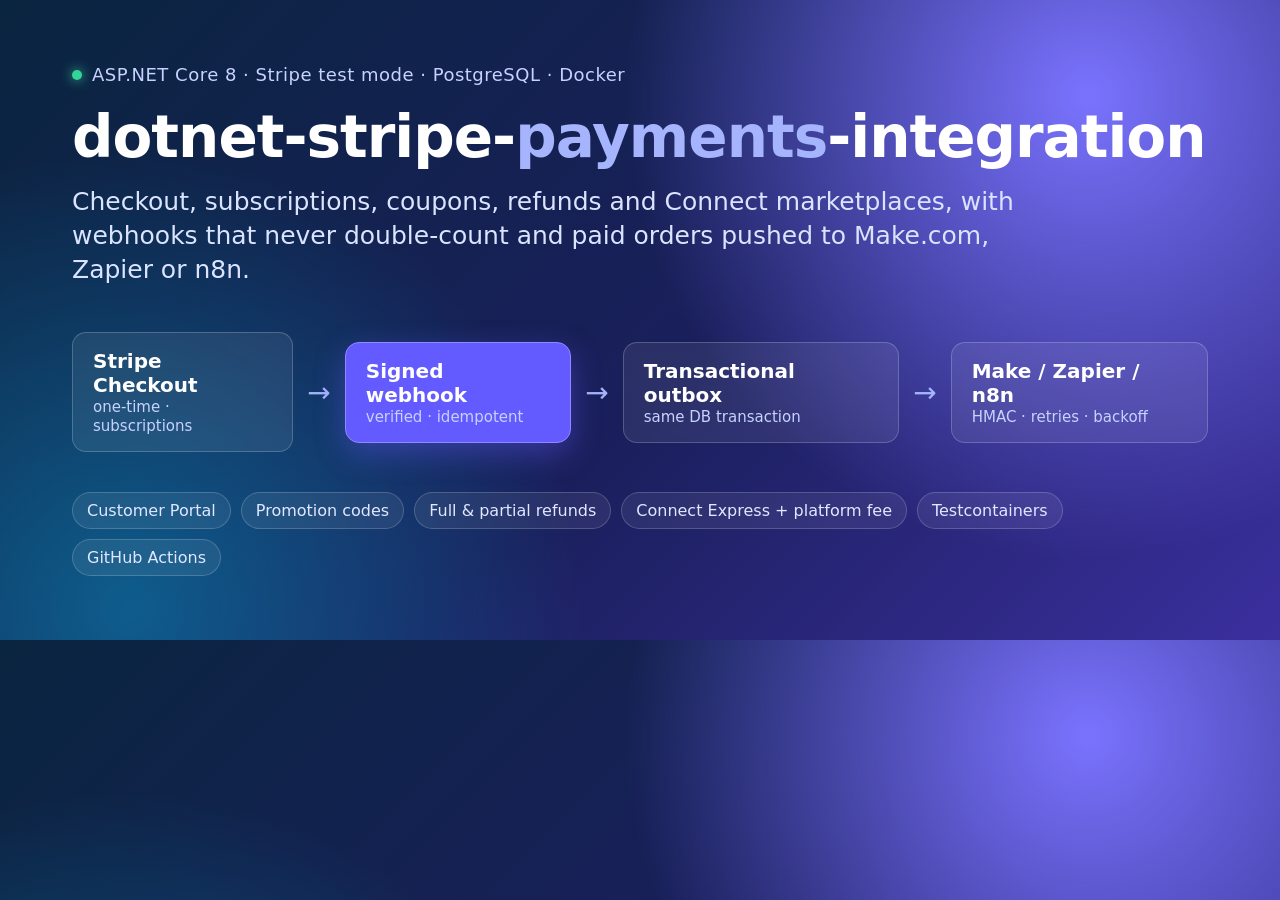
<file: docs/banner.html>
<!doctype html>
<html><head><meta charset="utf-8"><style>
  * { box-sizing: border-box; margin: 0; }
  body { width: 1280px; height: 640px; overflow: hidden; font-family: "Segoe UI", system-ui, sans-serif; color: #fff;
    background: radial-gradient(circle at 85% 15%, #7a73ff 0, transparent 38%), radial-gradient(circle at 10% 95%, #00d4ff55 0, transparent 35%), linear-gradient(135deg, #0a2540 0%, #1a1f5c 55%, #3b2f9e 100%); }
  .wrap { padding: 64px 72px; height: 100%; display: flex; flex-direction: column; }
  .tag { display: inline-flex; gap: 10px; align-items: center; font-size: 18px; color: #c7d2fe; letter-spacing: .5px; }
  .dot { width: 10px; height: 10px; border-radius: 50%; background: #34d399; box-shadow: 0 0 12px #34d399; }
  h1 { font-size: 58px; font-weight: 700; margin-top: 18px; letter-spacing: -1px; }
  h1 span { color: #a5b4fc; }
  p.sub { font-size: 25px; color: #dbe4ff; margin-top: 14px; max-width: 980px; line-height: 1.35; }
  .flow { display: flex; align-items: center; gap: 14px; margin-top: 46px; }
  .node { background: #ffffff14; border: 1px solid #ffffff33; border-radius: 14px; padding: 16px 20px; min-width: 170px; backdrop-filter: blur(4px); }
  .node b { display: block; font-size: 20px; }
  .node small { color: #c7d2fe; font-size: 15px; }
  .node.hl { background: #635bff; border-color: #8f88ff; box-shadow: 0 10px 30px #635bff66; }
  .arrow { color: #a5b4fc; font-size: 28px; }
  .chips { margin-top: auto; display: flex; gap: 10px; flex-wrap: wrap; }
  .chip { font-size: 16px; padding: 8px 14px; border-radius: 999px; background: #ffffff12; border: 1px solid #ffffff2e; color: #e0e7ff; }
</style></head>
<body><div class="wrap">
  <div class="tag"><span class="dot"></span> ASP.NET Core 8 · Stripe test mode · PostgreSQL · Docker</div>
  <h1>dotnet-stripe-<span>payments</span>-integration</h1>
  <p class="sub">Checkout, subscriptions, coupons, refunds and Connect marketplaces, with webhooks that never double-count and paid orders pushed to Make.com, Zapier or n8n.</p>
  <div class="flow">
    <div class="node"><b>Stripe Checkout</b><small>one-time · subscriptions</small></div>
    <div class="arrow">→</div>
    <div class="node hl"><b>Signed webhook</b><small>verified · idempotent</small></div>
    <div class="arrow">→</div>
    <div class="node"><b>Transactional outbox</b><small>same DB transaction</small></div>
    <div class="arrow">→</div>
    <div class="node"><b>Make / Zapier / n8n</b><small>HMAC · retries · backoff</small></div>
  </div>
  <div class="chips">
    <span class="chip">Customer Portal</span><span class="chip">Promotion codes</span><span class="chip">Full &amp; partial refunds</span>
    <span class="chip">Connect Express + platform fee</span><span class="chip">Testcontainers</span><span class="chip">GitHub Actions</span>
  </div>
</div></body></html>
</file>
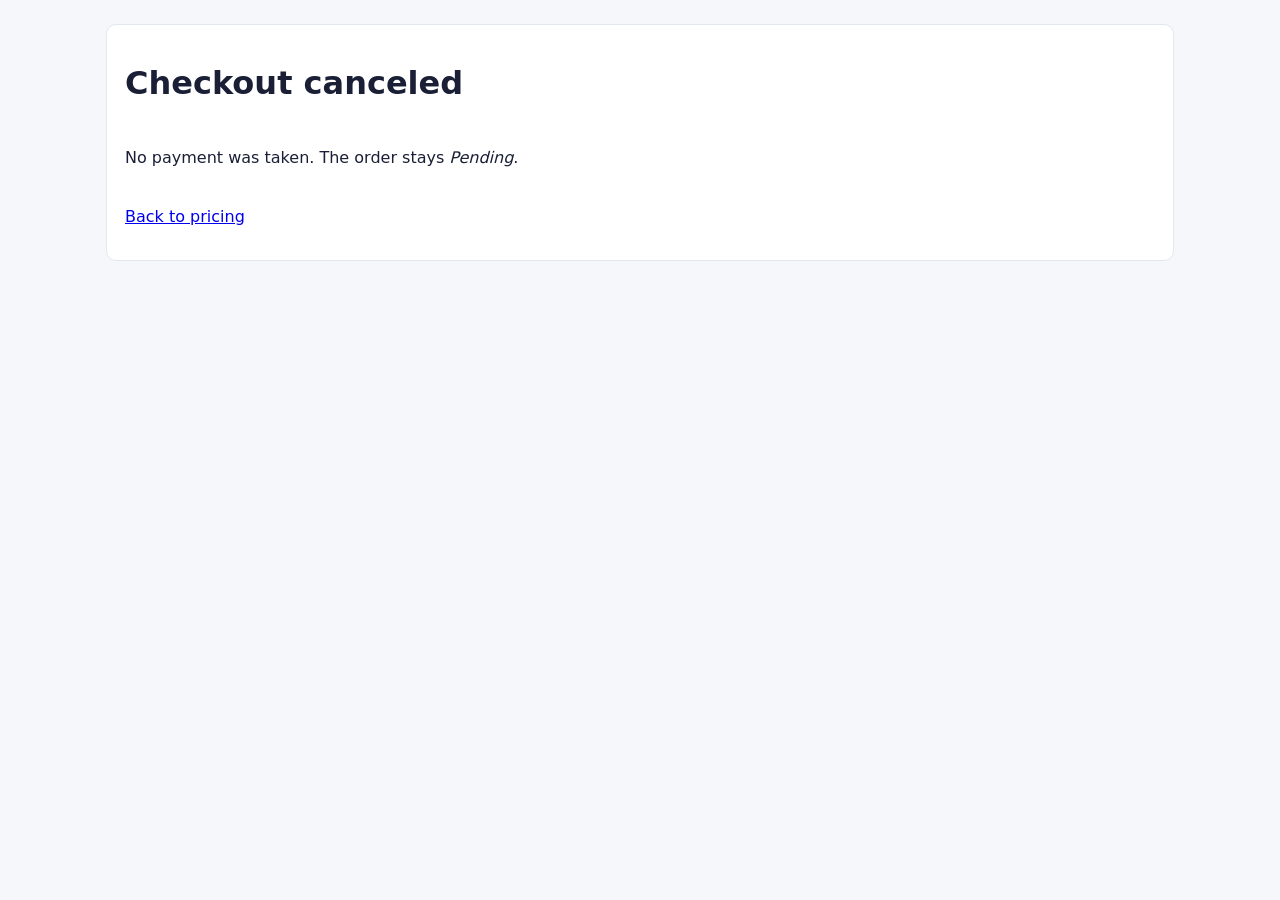
<file: src/StripePayments.Api/wwwroot/cancel.html>
<!doctype html>
<html lang="en">
<head>
  <meta charset="utf-8">
  <meta name="viewport" content="width=device-width, initial-scale=1">
  <title>Checkout canceled · Stripe Payments Demo</title>
  <link rel="stylesheet" href="styles.css">
</head>
<body>
<main>
  <div class="card">
    <h1>Checkout canceled</h1>
    <p>No payment was taken. The order stays <em>Pending</em>.</p>
    <p><a href="index.html">Back to pricing</a></p>
  </div>
</main>
</body>
</html>
</file>
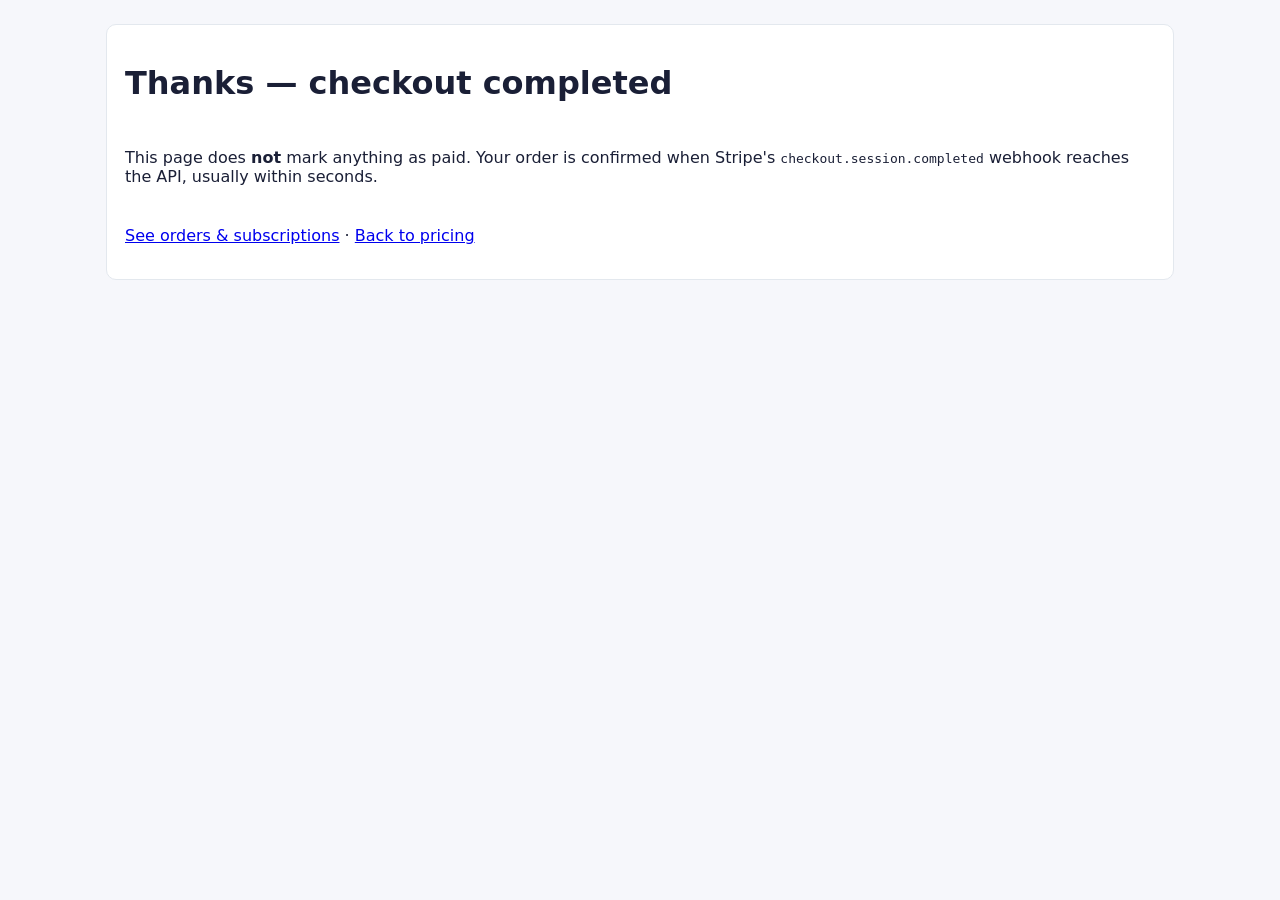
<file: src/StripePayments.Api/wwwroot/success.html>
<!doctype html>
<html lang="en">
<head>
  <meta charset="utf-8">
  <meta name="viewport" content="width=device-width, initial-scale=1">
  <title>Payment received · Stripe Payments Demo</title>
  <link rel="stylesheet" href="styles.css">
</head>
<body>
<main>
  <div class="card">
    <h1>Thanks — checkout completed</h1>
    <p>This page does <strong>not</strong> mark anything as paid. Your order is confirmed when Stripe's
      <code>checkout.session.completed</code> webhook reaches the API, usually within seconds.</p>
    <p><a href="orders.html">See orders &amp; subscriptions</a> · <a href="index.html">Back to pricing</a></p>
  </div>
</main>
</body>
</html>
</file>
<file: src/StripePayments.Api/wwwroot/styles.css>
:root {
  --bg: #f6f7fb; --card: #fff; --text: #1a1f36; --muted: #697386; --accent: #635bff; --ok: #0e9f6e; --warn: #d97706; --err: #dc2626; --border: #e3e8ee;
  font-family: system-ui, -apple-system, "Segoe UI", sans-serif; color: var(--text); background: var(--bg);
}
* { box-sizing: border-box; }
body { margin: 0; }
header { background: var(--card); border-bottom: 1px solid var(--border); padding: 12px 24px; display: flex; gap: 24px; align-items: center; flex-wrap: wrap; }
header strong { color: var(--accent); }
header a { color: var(--muted); text-decoration: none; }
header a.active, header a:hover { color: var(--text); }
main { max-width: 1100px; margin: 0 auto; padding: 24px 16px; }
h2 { margin-top: 32px; }
.grid { display: grid; grid-template-columns: repeat(auto-fill, minmax(240px, 1fr)); gap: 16px; }
.card { background: var(--card); border: 1px solid var(--border); border-radius: 10px; padding: 18px; display: flex; flex-direction: column; gap: 8px; }
.price { font-size: 1.6rem; font-weight: 600; }
.muted { color: var(--muted); font-size: .9rem; }
button { background: var(--accent); color: #fff; border: 0; border-radius: 6px; padding: 8px 14px; cursor: pointer; font-size: .9rem; }
button.secondary { background: #fff; color: var(--text); border: 1px solid var(--border); }
button:disabled { opacity: .5; cursor: not-allowed; }
input, select { padding: 8px 10px; border: 1px solid var(--border); border-radius: 6px; font-size: .9rem; }
.toolbar { display: flex; gap: 8px; flex-wrap: wrap; align-items: center; background: var(--card); border: 1px solid var(--border); border-radius: 10px; padding: 12px; }
.table-wrap { overflow-x: auto; }
table { width: 100%; border-collapse: collapse; background: var(--card); border: 1px solid var(--border); border-radius: 10px; font-size: .9rem; }
th, td { text-align: left; padding: 8px 10px; border-bottom: 1px solid var(--border); white-space: nowrap; }
th { color: var(--muted); font-weight: 500; }
.badge { padding: 2px 8px; border-radius: 999px; font-size: .8rem; background: #eef; }
.badge.Paid, .badge.Active, .badge.Delivered, .badge.Trialing { background: #def7ec; color: var(--ok); }
.badge.Pending, .badge.PartiallyRefunded, .badge.PastDue { background: #fdf6b2; color: var(--warn); }
.badge.Refunded, .badge.Canceled, .badge.DeadLettered { background: #fde8e8; color: var(--err); }
#toast { position: fixed; bottom: 16px; left: 16px; right: 16px; max-width: 520px; margin: auto; background: var(--text); color: #fff; padding: 12px 16px; border-radius: 8px; display: none; }
pre:empty { display: none; }
pre { background: #0f172a; color: #e2e8f0; padding: 12px; border-radius: 8px; overflow-x: auto; font-size: .8rem; }
</file>
